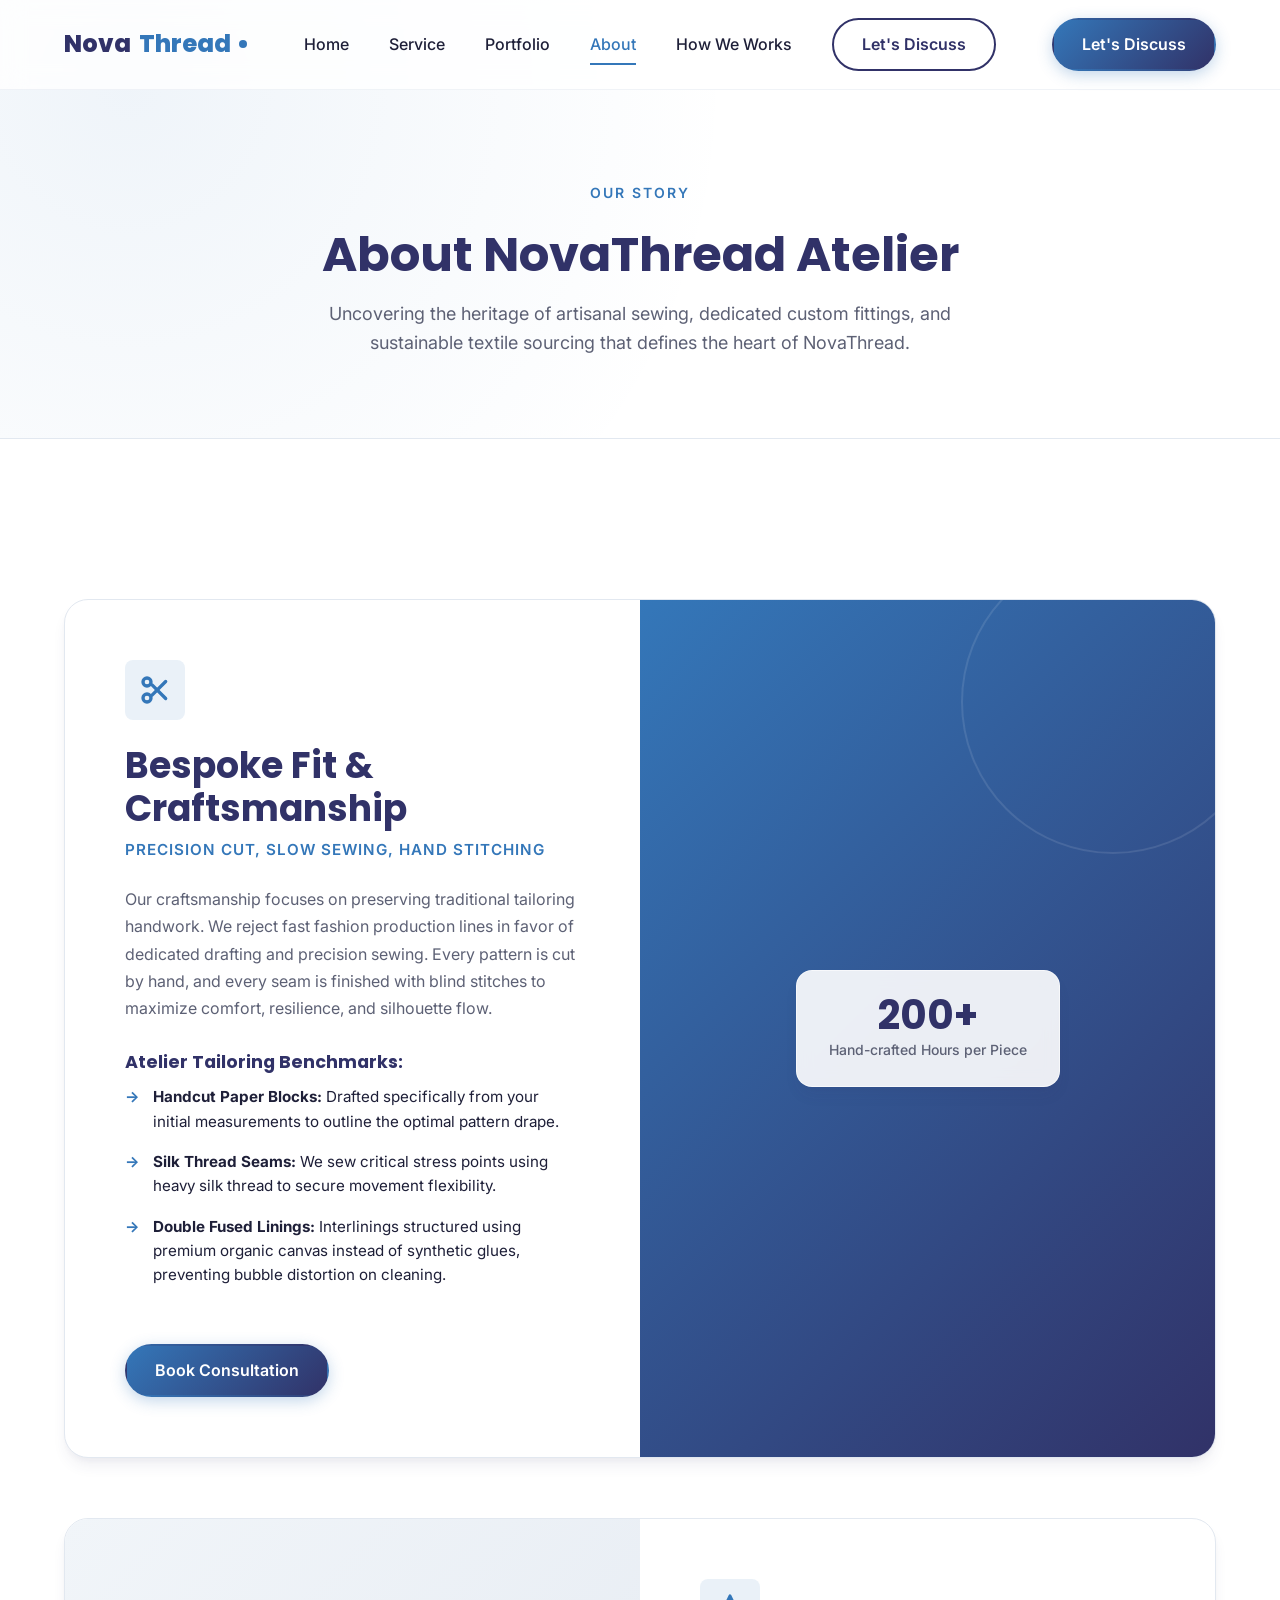
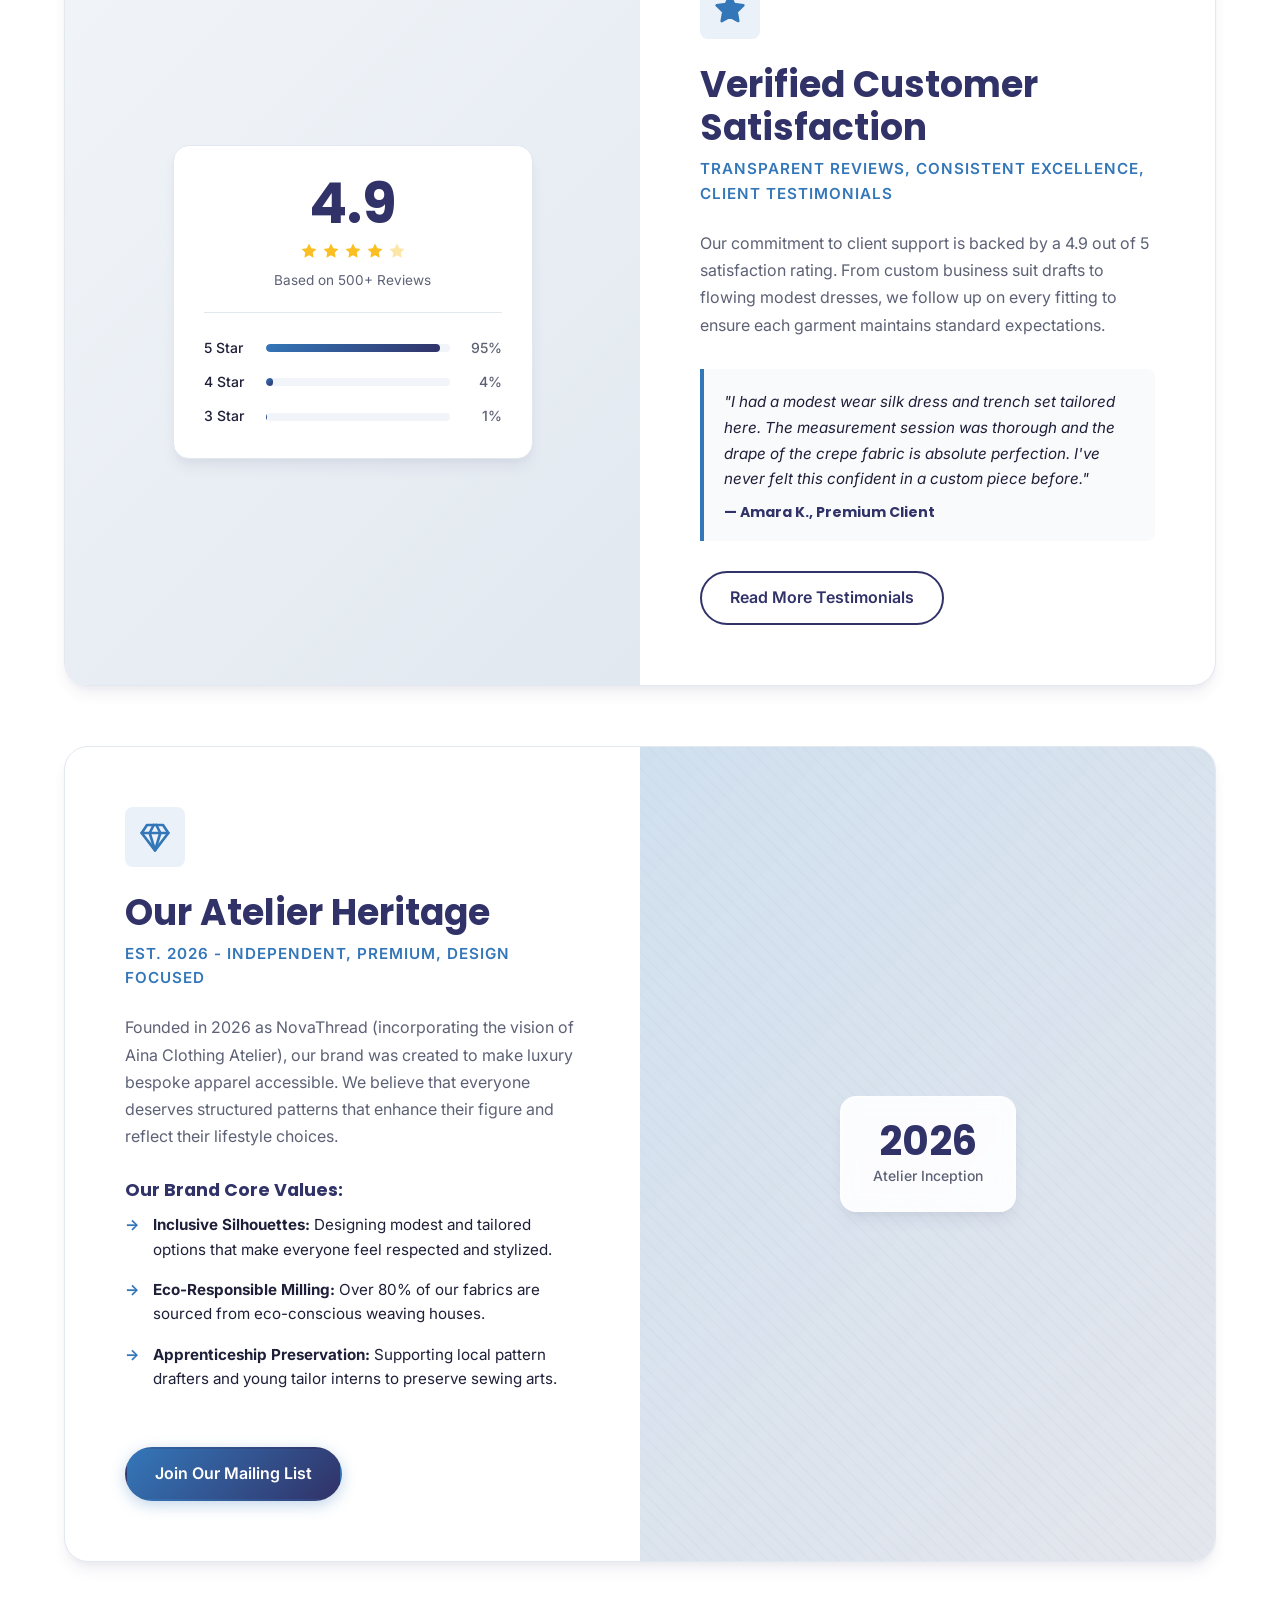
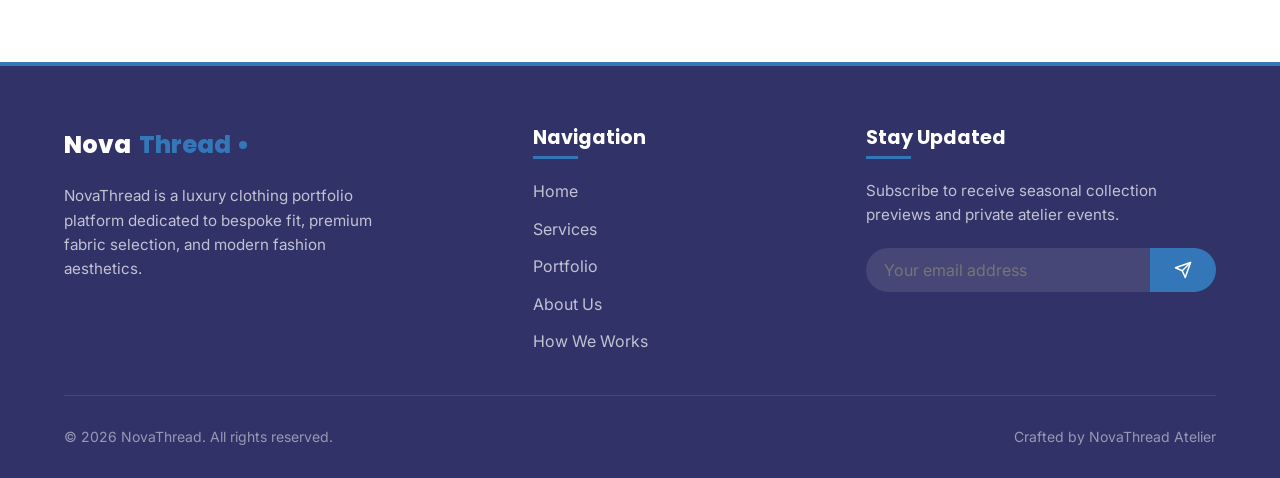
<file: Aina Zahid_Clothing Brand_FTB/NovaThread/about.html>
<!DOCTYPE html>
<html lang="en">
<head>
  <meta charset="UTF-8">
  <meta name="viewport" content="width=device-width, initial-scale=1.0">
  <meta name="description" content="About NovaThread Atelier. Learn about our bespoke craftsmanship standards, verified customer rating breakdown, and atelier history.">
  <title>About Us | NovaThread Bespoke Clothing Atelier</title>
  
  <!-- Google Fonts: Poppins (Headings) & Inter (Body Text) -->
  <link rel="preconnect" href="https://fonts.googleapis.com">
  <link rel="preconnect" href="https://fonts.gstatic.com" crossorigin>
  <link href="https://fonts.googleapis.com/css2?family=Inter:wght@300;400;500;600;700&family=Poppins:wght@400;500;600;700;800&display=swap" rel="stylesheet">
  
  <!-- Custom Stylesheet -->
  <link rel="stylesheet" href="css/style.css">
</head>
<body>

  <!-- --- Header / Navigation --- -->
  <header>
    <div class="container">
      <a href="index.html#home" class="logo">
        Nova<span>Thread</span><div class="logo-dot"></div>
      </a>
      
      <nav class="nav-menu">
        <a href="index.html#home" class="nav-link">Home</a>
        <a href="services.html" class="nav-link">Service</a>
        <a href="index.html#portfolio" class="nav-link">Portfolio</a>
        <a href="about.html" class="nav-link active">About</a>
        <a href="index.html#process" class="nav-link">How We Works</a>
        <a href="index.html#contact" class="btn btn-outline nav-cta-mobile">Let's Discuss</a>
      </nav>
      
      <div style="display: flex; align-items: center; gap: 20px;">
        <a href="index.html#contact" class="btn btn-primary nav-cta-desktop">Let's Discuss</a>
        <button class="hamburger" aria-label="Toggle menu" aria-expanded="false">
          <span></span>
          <span></span>
          <span></span>
        </button>
      </div>
    </div>
  </header>

  <!-- --- Inner Page Hero Banner --- -->
  <section class="inner-hero">
    <div class="container">
      <span class="section-tag">Our Story</span>
      <h1>About NovaThread Atelier</h1>
      <p>Uncovering the heritage of artisanal sewing, dedicated custom fittings, and sustainable textile sourcing that defines the heart of NovaThread.</p>
    </div>
  </section>

  <!-- --- About Sections --- -->
  <section class="section about-details-container">
    <div class="container">
      
      <!-- Section 1: Craftsmanship (Bespoke Fit) -->
      <div id="craft" class="detail-card">
        <div class="detail-card-grid">
          <div class="detail-card-content">
            <div class="detail-icon-wrapper">
              <svg xmlns="http://www.w3.org/2000/svg" viewBox="0 0 24 24" width="32" height="32" fill="none" stroke="currentColor" stroke-width="2.5" stroke-linecap="round" stroke-linejoin="round"><circle cx="6" cy="6" r="3"></circle><circle cx="6" cy="18" r="3"></circle><line x1="9.8" y1="8.2" x2="20" y2="18.4"></line><line x1="9.8" y1="15.8" x2="20" y2="5.6"></line></svg>
            </div>
            <h2>Bespoke Fit & Craftsmanship</h2>
            <span class="detail-subtitle">Precision cut, slow sewing, hand stitching</span>
            <p>Our craftsmanship focuses on preserving traditional tailoring handwork. We reject fast fashion production lines in favor of dedicated drafting and precision sewing. Every pattern is cut by hand, and every seam is finished with blind stitches to maximize comfort, resilience, and silhouette flow.</p>
            
            <h4 class="specs-title">Atelier Tailoring Benchmarks:</h4>
            <ul class="specs-list">
              <li><strong>Handcut Paper Blocks:</strong> Drafted specifically from your initial measurements to outline the optimal pattern drape.</li>
              <li><strong>Silk Thread Seams:</strong> We sew critical stress points using heavy silk thread to secure movement flexibility.</li>
              <li><strong>Double Fused Linings:</strong> Interlinings structured using premium organic canvas instead of synthetic glues, preventing bubble distortion on cleaning.</li>
            </ul>
            
            <a href="index.html#contact" class="btn btn-primary">Book Consultation</a>
          </div>
          
          <div class="detail-card-visual bg-pattern-1">
            <div class="visual-badge">
              <h3>200+</h3>
              <p>Hand-crafted Hours per Piece</p>
            </div>
          </div>
        </div>
      </div>

      <!-- Section 2: Rating (Satisfaction Breakdown) -->
      <div id="rating" class="detail-card card-reverse">
        <div class="detail-card-grid">
          <!-- Rating Breakdown Dashboard -->
          <div class="detail-card-visual dashboard-bg">
            <div class="rating-dashboard">
              <div class="rating-overall">
                <h2>4.9</h2>
                <div class="stars">
                  <svg xmlns="http://www.w3.org/2000/svg" viewBox="0 0 24 24" width="18" height="18" fill="currentColor"><polygon points="12 2 15.09 8.26 22 9.27 17 14.14 18.18 21.02 12 17.77 5.82 21.02 7 14.14 2 9.27 8.91 8.26 12 2"></polygon></svg>
                  <svg xmlns="http://www.w3.org/2000/svg" viewBox="0 0 24 24" width="18" height="18" fill="currentColor"><polygon points="12 2 15.09 8.26 22 9.27 17 14.14 18.18 21.02 12 17.77 5.82 21.02 7 14.14 2 9.27 8.91 8.26 12 2"></polygon></svg>
                  <svg xmlns="http://www.w3.org/2000/svg" viewBox="0 0 24 24" width="18" height="18" fill="currentColor"><polygon points="12 2 15.09 8.26 22 9.27 17 14.14 18.18 21.02 12 17.77 5.82 21.02 7 14.14 2 9.27 8.91 8.26 12 2"></polygon></svg>
                  <svg xmlns="http://www.w3.org/2000/svg" viewBox="0 0 24 24" width="18" height="18" fill="currentColor"><polygon points="12 2 15.09 8.26 22 9.27 17 14.14 18.18 21.02 12 17.77 5.82 21.02 7 14.14 2 9.27 8.91 8.26 12 2"></polygon></svg>
                  <svg xmlns="http://www.w3.org/2000/svg" viewBox="0 0 24 24" width="18" height="18" fill="currentColor" opacity="0.4"><polygon points="12 2 15.09 8.26 22 9.27 17 14.14 18.18 21.02 12 17.77 5.82 21.02 7 14.14 2 9.27 8.91 8.26 12 2"></polygon></svg>
                </div>
                <p>Based on 500+ Reviews</p>
              </div>
              <div class="rating-bars">
                <div class="bar-row">
                  <span>5 Star</span>
                  <div class="progress-bar-container"><div class="progress-bar-fill" style="width: 95%;"></div></div>
                  <span>95%</span>
                </div>
                <div class="bar-row">
                  <span>4 Star</span>
                  <div class="progress-bar-container"><div class="progress-bar-fill" style="width: 4%;"></div></div>
                  <span>4%</span>
                </div>
                <div class="bar-row">
                  <span>3 Star</span>
                  <div class="progress-bar-container"><div class="progress-bar-fill" style="width: 1%;"></div></div>
                  <span>1%</span>
                </div>
              </div>
            </div>
          </div>
          
          <div class="detail-card-content">
            <div class="detail-icon-wrapper">
              <svg xmlns="http://www.w3.org/2000/svg" viewBox="0 0 24 24" width="32" height="32" fill="currentColor" stroke="currentColor" stroke-width="2" stroke-linecap="round" stroke-linejoin="round"><polygon points="12 2 15.09 8.26 22 9.27 17 14.14 18.18 21.02 12 17.77 5.82 21.02 7 14.14 2 9.27 8.91 8.26 12 2"></polygon></svg>
            </div>
            <h2>Verified Customer Satisfaction</h2>
            <span class="detail-subtitle">Transparent reviews, consistent excellence, client testimonials</span>
            <p>Our commitment to client support is backed by a 4.9 out of 5 satisfaction rating. From custom business suit drafts to flowing modest dresses, we follow up on every fitting to ensure each garment maintains standard expectations.</p>
            
            <div class="testimonial-snippet">
              <p class="quote">"I had a modest wear silk dress and trench set tailored here. The measurement session was thorough and the drape of the crepe fabric is absolute perfection. I've never felt this confident in a custom piece before."</p>
              <h5 class="author">— Amara K., Premium Client</h5>
            </div>
            
            <a href="index.html#contact" class="btn btn-outline">Read More Testimonials</a>
          </div>
        </div>
      </div>

      <!-- Section 3: Heritage (Est. 2026) -->
      <div id="heritage" class="detail-card">
        <div class="detail-card-grid">
          <div class="detail-card-content">
            <div class="detail-icon-wrapper">
              <svg xmlns="http://www.w3.org/2000/svg" viewBox="0 0 24 24" width="32" height="32" fill="none" stroke="currentColor" stroke-width="2" stroke-linecap="round" stroke-linejoin="round"><path d="M6 3h12l4 6-10 13L2 9z"></path><path d="M11 3 8 9l4 13 4-13-3-6"></path><path d="M2 9h20"></path></svg>
            </div>
            <h2>Our Atelier Heritage</h2>
            <span class="detail-subtitle">Est. 2026 - Independent, premium, design focused</span>
            <p>Founded in 2026 as NovaThread (incorporating the vision of Aina Clothing Atelier), our brand was created to make luxury bespoke apparel accessible. We believe that everyone deserves structured patterns that enhance their figure and reflect their lifestyle choices.</p>
            
            <h4 class="specs-title">Our Brand Core Values:</h4>
            <ul class="specs-list">
              <li><strong>Inclusive Silhouettes:</strong> Designing modest and tailored options that make everyone feel respected and stylized.</li>
              <li><strong>Eco-Responsible Milling:</strong> Over 80% of our fabrics are sourced from eco-conscious weaving houses.</li>
              <li><strong>Apprenticeship Preservation:</strong> Supporting local pattern drafters and young tailor interns to preserve sewing arts.</li>
            </ul>
            
            <a href="index.html#contact" class="btn btn-primary">Join Our Mailing List</a>
          </div>
          
          <div class="detail-card-visual bg-pattern-3">
            <div class="visual-badge">
              <h3>2026</h3>
              <p>Atelier Inception</p>
            </div>
          </div>
        </div>
      </div>

    </div>
  </section>

  <!-- --- Footer --- -->
  <footer>
    <div class="container">
      <div class="footer-grid">
        <div class="footer-brand">
          <a href="index.html#home" class="logo" style="color: var(--white);">
            Nova<span>Thread</span><div class="logo-dot"></div>
          </a>
          <p>NovaThread is a luxury clothing portfolio platform dedicated to bespoke fit, premium fabric selection, and modern fashion aesthetics.</p>
        </div>
        
        <div class="footer-links">
          <h4>Navigation</h4>
          <div class="footer-menu">
            <a href="index.html#home">Home</a>
            <a href="services.html">Services</a>
            <a href="index.html#portfolio">Portfolio</a>
            <a href="about.html">About Us</a>
            <a href="index.html#process">How We Works</a>
          </div>
        </div>
        
        <div class="footer-newsletter">
          <h4>Stay Updated</h4>
          <p>Subscribe to receive seasonal collection previews and private atelier events.</p>
          <form class="newsletter-form">
            <input type="email" placeholder="Your email address" class="newsletter-input" required aria-label="Newsletter email">
            <button type="submit" class="newsletter-btn" aria-label="Subscribe">
              <svg xmlns="http://www.w3.org/2000/svg" viewBox="0 0 24 24" width="18" height="18" fill="none" stroke="currentColor" stroke-width="2" stroke-linecap="round" stroke-linejoin="round"><line x1="22" y1="2" x2="11" y2="13"></line><polygon points="22 2 15 22 11 13 2 9 22 2"></polygon></svg>
            </button>
          </form>
        </div>
      </div>
      
      <div class="footer-bottom">
        <p>&copy; 2026 NovaThread. All rights reserved.</p>
        <p>Crafted by NovaThread Atelier</p>
      </div>
    </div>
  </footer>

  <!-- Custom JavaScript -->
  <script src="js/script.js"></script>
</body>
</html>
</file>
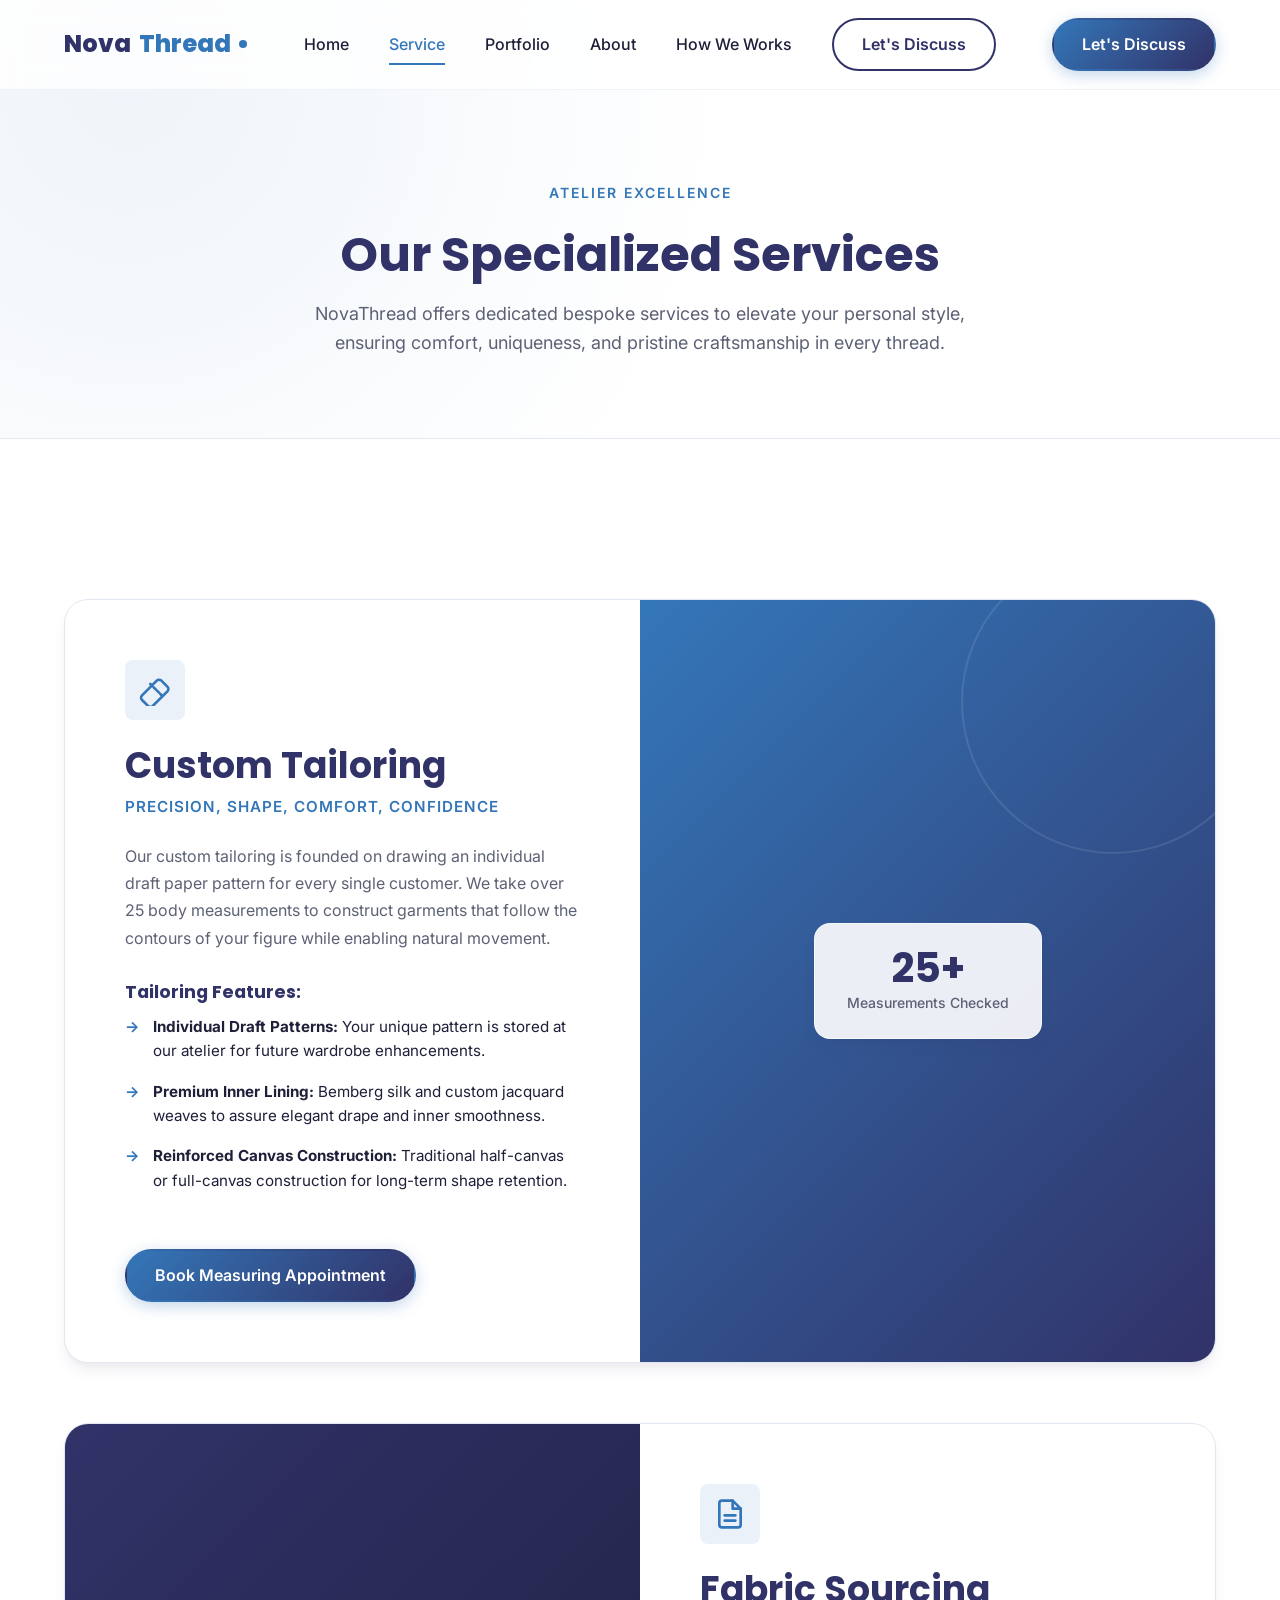
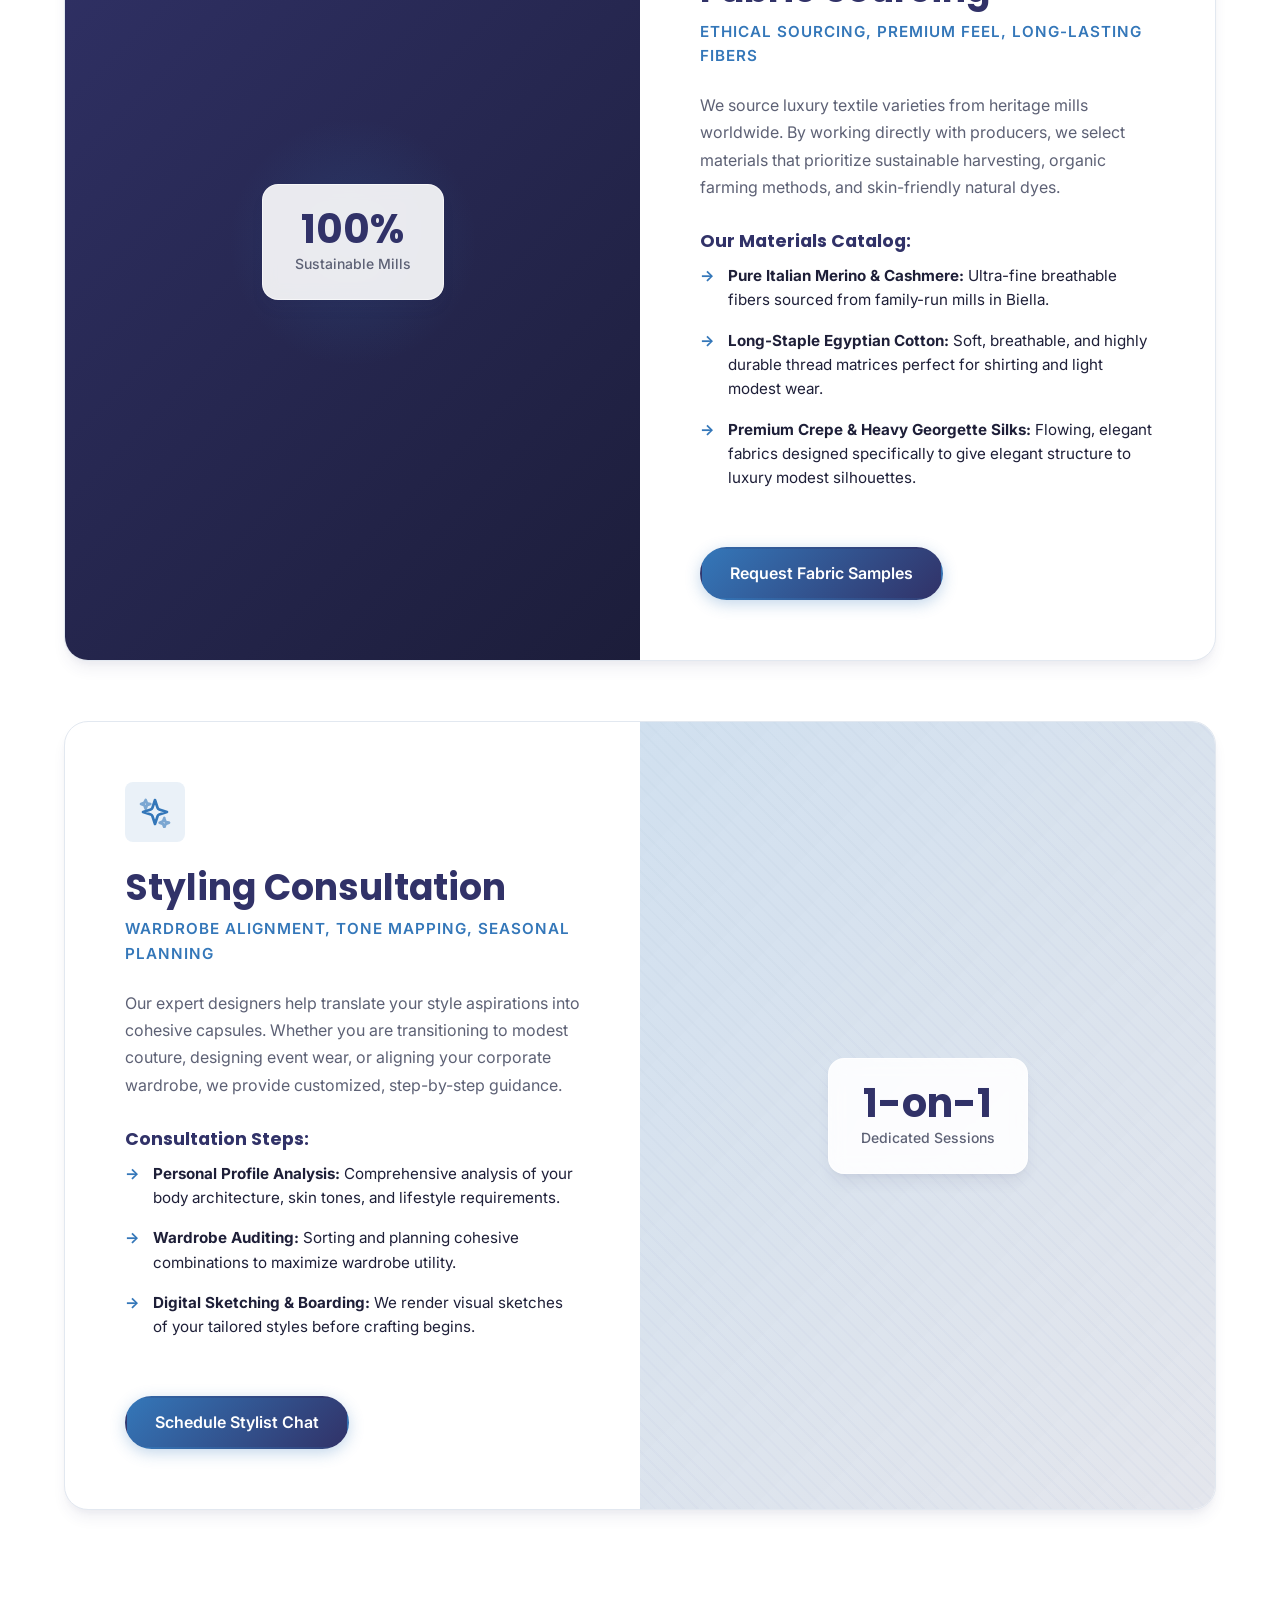
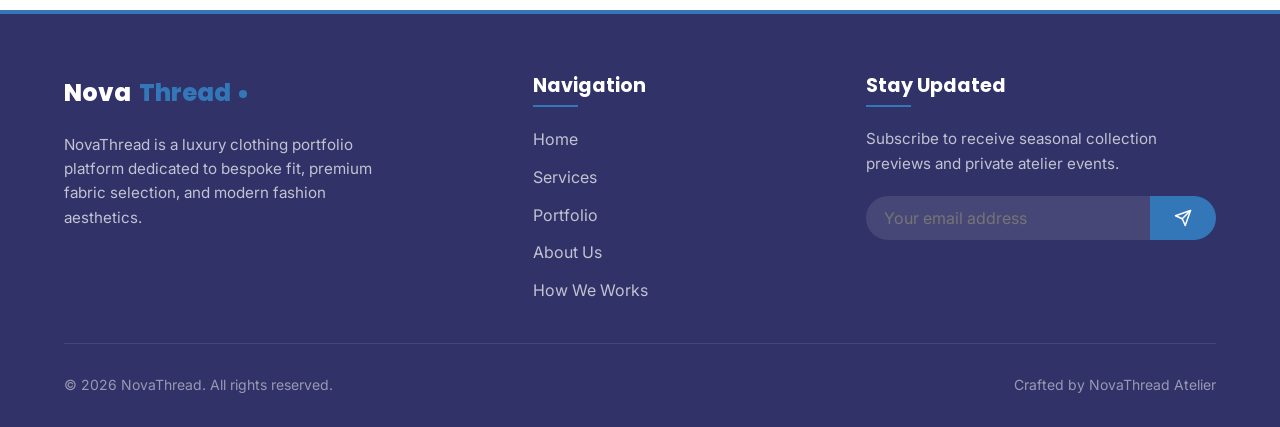
<file: Aina Zahid_Clothing Brand_FTB/NovaThread/services.html>
<!DOCTYPE html>
<html lang="en">
<head>
  <meta charset="UTF-8">
  <meta name="viewport" content="width=device-width, initial-scale=1.0">
  <meta name="description" content="NovaThread - Custom Tailoring, Fabric Sourcing, and Styling Consultation Services. Discover how we craft perfect apparel fit.">
  <title>Services | NovaThread Bespoke Clothing Atelier</title>
  
  <!-- Google Fonts: Poppins (Headings) & Inter (Body Text) -->
  <link rel="preconnect" href="https://fonts.googleapis.com">
  <link rel="preconnect" href="https://fonts.gstatic.com" crossorigin>
  <link href="https://fonts.googleapis.com/css2?family=Inter:wght@300;400;500;600;700&family=Poppins:wght@400;500;600;700;800&display=swap" rel="stylesheet">
  
  <!-- Custom Stylesheet -->
  <link rel="stylesheet" href="css/style.css">
</head>
<body>

  <!-- --- Header / Navigation --- -->
  <header>
    <div class="container">
      <a href="index.html#home" class="logo">
        Nova<span>Thread</span><div class="logo-dot"></div>
      </a>
      
      <nav class="nav-menu">
        <a href="index.html#home" class="nav-link">Home</a>
        <a href="services.html" class="nav-link active">Service</a>
        <a href="index.html#portfolio" class="nav-link">Portfolio</a>
        <a href="about.html" class="nav-link">About</a>
        <a href="index.html#process" class="nav-link">How We Works</a>
        <a href="index.html#contact" class="btn btn-outline nav-cta-mobile">Let's Discuss</a>
      </nav>
      
      <div style="display: flex; align-items: center; gap: 20px;">
        <a href="index.html#contact" class="btn btn-primary nav-cta-desktop">Let's Discuss</a>
        <button class="hamburger" aria-label="Toggle menu" aria-expanded="false">
          <span></span>
          <span></span>
          <span></span>
        </button>
      </div>
    </div>
  </header>

  <!-- --- Inner Page Hero Banner --- -->
  <section class="inner-hero">
    <div class="container">
      <span class="section-tag">Atelier Excellence</span>
      <h1>Our Specialized Services</h1>
      <p>NovaThread offers dedicated bespoke services to elevate your personal style, ensuring comfort, uniqueness, and pristine craftsmanship in every thread.</p>
    </div>
  </section>

  <!-- --- Service Details Section --- -->
  <section class="section service-details-container">
    <div class="container">
      
      <!-- Custom Tailoring Detail Card -->
      <div id="tailoring" class="detail-card">
        <div class="detail-card-grid">
          <div class="detail-card-content">
            <div class="detail-icon-wrapper">
              <svg xmlns="http://www.w3.org/2000/svg" viewBox="0 0 24 24" width="32" height="32" fill="none" stroke="currentColor" stroke-width="2" stroke-linecap="round" stroke-linejoin="round"><path d="M21.3 9.5a2.5 2.5 0 0 1 0 3.5l-11 11a2.5 2.5 0 0 1-3.5 0l-4.5-4.5a2.5 2.5 0 0 1 0-3.5l11-11a2.5 2.5 0 0 1 3.5 0l4.5 4.5z"></path><path d="M8.5 7.5 10 9"></path><path d="m11 10 1.5 1.5"></path><path d="m13.5 12.5 1.5 1.5"></path><path d="m16 15 1.5 1.5"></path></svg>
            </div>
            <h2>Custom Tailoring</h2>
            <span class="detail-subtitle">Precision, Shape, Comfort, Confidence</span>
            <p>Our custom tailoring is founded on drawing an individual draft paper pattern for every single customer. We take over 25 body measurements to construct garments that follow the contours of your figure while enabling natural movement.</p>
            
            <h4 class="specs-title">Tailoring Features:</h4>
            <ul class="specs-list">
              <li><strong>Individual Draft Patterns:</strong> Your unique pattern is stored at our atelier for future wardrobe enhancements.</li>
              <li><strong>Premium Inner Lining:</strong> Bemberg silk and custom jacquard weaves to assure elegant drape and inner smoothness.</li>
              <li><strong>Reinforced Canvas Construction:</strong> Traditional half-canvas or full-canvas construction for long-term shape retention.</li>
            </ul>
            
            <a href="index.html#contact" class="btn btn-primary">Book Measuring Appointment</a>
          </div>
          
          <div class="detail-card-visual bg-pattern-1">
            <div class="visual-badge">
              <h3>25+</h3>
              <p>Measurements Checked</p>
            </div>
          </div>
        </div>
      </div>

      <!-- Fabric Sourcing Detail Card -->
      <div id="sourcing" class="detail-card card-reverse">
        <div class="detail-card-grid">
          <div class="detail-card-visual bg-pattern-2">
            <div class="visual-badge">
              <h3>100%</h3>
              <p>Sustainable Mills</p>
            </div>
          </div>
          
          <div class="detail-card-content">
            <div class="detail-icon-wrapper">
              <svg xmlns="http://www.w3.org/2000/svg" viewBox="0 0 24 24" width="32" height="32" fill="none" stroke="currentColor" stroke-width="2" stroke-linecap="round" stroke-linejoin="round"><path d="M14 2H6a2 2 0 0 0-2 2v16a2 2 0 0 0 2 2h12a2 2 0 0 0 2-2V8z"></path><path d="M14 2v6h6"></path><path d="M8 13h8"></path><path d="M8 17h8"></path></svg>
            </div>
            <h2>Fabric Sourcing</h2>
            <span class="detail-subtitle">Ethical Sourcing, Premium Feel, Long-lasting Fibers</span>
            <p>We source luxury textile varieties from heritage mills worldwide. By working directly with producers, we select materials that prioritize sustainable harvesting, organic farming methods, and skin-friendly natural dyes.</p>
            
            <h4 class="specs-title">Our Materials Catalog:</h4>
            <ul class="specs-list">
              <li><strong>Pure Italian Merino & Cashmere:</strong> Ultra-fine breathable fibers sourced from family-run mills in Biella.</li>
              <li><strong>Long-Staple Egyptian Cotton:</strong> Soft, breathable, and highly durable thread matrices perfect for shirting and light modest wear.</li>
              <li><strong>Premium Crepe & Heavy Georgette Silks:</strong> Flowing, elegant fabrics designed specifically to give elegant structure to luxury modest silhouettes.</li>
            </ul>
            
            <a href="index.html#contact" class="btn btn-primary">Request Fabric Samples</a>
          </div>
        </div>
      </div>

      <!-- Styling Consultation Detail Card -->
      <div id="styling" class="detail-card">
        <div class="detail-card-grid">
          <div class="detail-card-content">
            <div class="detail-icon-wrapper">
              <svg xmlns="http://www.w3.org/2000/svg" viewBox="0 0 24 24" width="32" height="32" fill="none" stroke="currentColor" stroke-width="2" stroke-linecap="round" stroke-linejoin="round"><path d="m12 3-1.912 5.813a2 2 0 0 1-1.275 1.275L3 12l5.813 1.912a2 2 0 0 1 1.275 1.275L12 21l1.912-5.813a2 2 0 0 1 1.275-1.275L21 12l-5.813-1.912a2 2 0 0 1-1.275-1.275L12 3Z"></path><path d="m5 3 1 2.5L8.5 6 6 7 5 9.5 4 7 1.5 6 4 5 5 3Z" opacity="0.6"></path><path d="m19 17 1 2.5 2.5.5-2.5 1-1 2.5-1-2.5-2.5-1 2.5-1 1-2.5Z" opacity="0.6"></path></svg>
            </div>
            <h2>Styling Consultation</h2>
            <span class="detail-subtitle">Wardrobe Alignment, Tone Mapping, Seasonal Planning</span>
            <p>Our expert designers help translate your style aspirations into cohesive capsules. Whether you are transitioning to modest couture, designing event wear, or aligning your corporate wardrobe, we provide customized, step-by-step guidance.</p>
            
            <h4 class="specs-title">Consultation Steps:</h4>
            <ul class="specs-list">
              <li><strong>Personal Profile Analysis:</strong> Comprehensive analysis of your body architecture, skin tones, and lifestyle requirements.</li>
              <li><strong>Wardrobe Auditing:</strong> Sorting and planning cohesive combinations to maximize wardrobe utility.</li>
              <li><strong>Digital Sketching & Boarding:</strong> We render visual sketches of your tailored styles before crafting begins.</li>
            </ul>
            
            <a href="index.html#contact" class="btn btn-primary">Schedule Stylist Chat</a>
          </div>
          
          <div class="detail-card-visual bg-pattern-3">
            <div class="visual-badge">
              <h3>1-on-1</h3>
              <p>Dedicated Sessions</p>
            </div>
          </div>
        </div>
      </div>

    </div>
  </section>

  <!-- --- Footer --- -->
  <footer>
    <div class="container">
      <div class="footer-grid">
        <div class="footer-brand">
          <a href="index.html#home" class="logo" style="color: var(--white);">
            Nova<span>Thread</span><div class="logo-dot"></div>
          </a>
          <p>NovaThread is a luxury clothing portfolio platform dedicated to bespoke fit, premium fabric selection, and modern fashion aesthetics.</p>
        </div>
        
        <div class="footer-links">
          <h4>Navigation</h4>
          <div class="footer-menu">
            <a href="index.html#home">Home</a>
            <a href="services.html">Services</a>
            <a href="index.html#portfolio">Portfolio</a>
            <a href="about.html">About Us</a>
            <a href="index.html#process">How We Works</a>
          </div>
        </div>
        
        <div class="footer-newsletter">
          <h4>Stay Updated</h4>
          <p>Subscribe to receive seasonal collection previews and private atelier events.</p>
          <form class="newsletter-form">
            <input type="email" placeholder="Your email address" class="newsletter-input" required aria-label="Newsletter email">
            <button type="submit" class="newsletter-btn" aria-label="Subscribe">
              <svg xmlns="http://www.w3.org/2000/svg" viewBox="0 0 24 24" width="18" height="18" fill="none" stroke="currentColor" stroke-width="2" stroke-linecap="round" stroke-linejoin="round"><line x1="22" y1="2" x2="11" y2="13"></line><polygon points="22 2 15 22 11 13 2 9 22 2"></polygon></svg>
            </button>
          </form>
        </div>
      </div>
      
      <div class="footer-bottom">
        <p>&copy; 2026 NovaThread. All rights reserved.</p>
        <p>Crafted by NovaThread Atelier</p>
      </div>
    </div>
  </footer>

  <!-- Custom JavaScript -->
  <script src="js/script.js"></script>
</body>
</html>
</file>
<file: Aina Zahid_Clothing Brand_FTB/NovaThread/css/style.css>
/* NovaThread Portfolio Website Stylesheet */

/* --- Custom Variables & Reset --- */
:root {
  --navy: #313268;
  --azure: #3477b9;
  --white: #ffffff;
  --navy-rgb: 49, 50, 104;
  --azure-rgb: 52, 119, 185;
  --light-bg: #f8fafc;
  --card-bg: #ffffff;
  --text-dark: #1e1f38;
  --text-light: #5d6175;
  --border-color: #e2e8f0;
  
  --gradient-primary: linear-gradient(135deg, var(--azure) 0%, var(--navy) 100%);
  --gradient-light: linear-gradient(135deg, rgba(52, 119, 185, 0.1) 0%, rgba(49, 50, 104, 0.05) 100%);
  --shadow-sm: 0 4px 6px -1px rgba(49, 50, 104, 0.05), 0 2px 4px -1px rgba(49, 50, 104, 0.03);
  --shadow-md: 0 10px 15px -3px rgba(49, 50, 104, 0.08), 0 4px 6px -2px rgba(49, 50, 104, 0.04);
  --shadow-lg: 0 20px 25px -5px rgba(49, 50, 104, 0.1), 0 10px 10px -5px rgba(49, 50, 104, 0.04);
  
  --transition-fast: all 0.2s cubic-bezier(0.4, 0, 0.2, 1);
  --transition-normal: all 0.4s cubic-bezier(0.4, 0, 0.2, 1);
  --radius-sm: 8px;
  --radius-md: 16px;
  --radius-lg: 24px;
}

* {
  margin: 0;
  padding: 0;
  box-sizing: border-box;
}

html {
  scroll-behavior: smooth;
  font-size: 16px;
}

body {
  font-family: 'Inter', sans-serif;
  background-color: var(--white);
  color: var(--text-dark);
  line-height: 1.6;
  overflow-x: hidden;
}

h1, h2, h3, h4, h5, h6 {
  font-family: 'Poppins', sans-serif;
  color: var(--navy);
  font-weight: 700;
  line-height: 1.2;
}

a {
  text-decoration: none;
  color: inherit;
  transition: var(--transition-fast);
}

img {
  max-width: 100%;
  height: auto;
  display: block;
}

input, textarea, button {
  font-family: inherit;
  font-size: inherit;
  outline: none;
}

ul {
  list-style: none;
}

.container {
  width: 100%;
  max-width: 1200px;
  margin: 0 auto;
  padding: 0 24px;
}

.section {
  padding: 100px 0;
}

.section-header {
  text-align: center;
  margin-bottom: 60px;
}

.section-tag {
  font-size: 0.875rem;
  text-transform: uppercase;
  letter-spacing: 2px;
  color: var(--azure);
  font-weight: 600;
  margin-bottom: 12px;
  display: inline-block;
}

.section-title {
  font-size: 2.5rem;
  color: var(--navy);
  position: relative;
  display: inline-block;
  padding-bottom: 15px;
}

.section-title::after {
  content: '';
  position: absolute;
  bottom: 0;
  left: 50%;
  transform: translateX(-50%);
  width: 60px;
  height: 4px;
  background: var(--gradient-primary);
  border-radius: 2px;
}

/* --- Header / Navigation --- */
header {
  position: fixed;
  top: 0;
  left: 0;
  width: 100%;
  height: 90px;
  z-index: 1000;
  display: flex;
  align-items: center;
  transition: var(--transition-normal);
  background: rgba(255, 255, 255, 0.8);
  backdrop-filter: blur(12px);
  -webkit-backdrop-filter: blur(12px);
  border-bottom: 1px solid rgba(226, 232, 240, 0.5);
}

header.scrolled {
  height: 75px;
  background: rgba(255, 255, 255, 0.95);
  box-shadow: var(--shadow-sm);
}

header .container {
  display: flex;
  justify-content: space-between;
  align-items: center;
}

.logo {
  font-family: 'Poppins', sans-serif;
  font-size: 1.5rem;
  font-weight: 800;
  color: var(--navy);
  display: flex;
  align-items: center;
  gap: 8px;
}

.logo span {
  color: var(--azure);
}

.logo-dot {
  width: 8px;
  height: 8px;
  background-color: var(--azure);
  border-radius: 50%;
  display: inline-block;
}

.nav-menu {
  display: flex;
  align-items: center;
  gap: 40px;
}

.nav-link {
  font-weight: 500;
  color: var(--text-dark);
  position: relative;
  padding: 8px 0;
}

.nav-link::after {
  content: '';
  position: absolute;
  bottom: 0;
  left: 0;
  width: 0;
  height: 2px;
  background-color: var(--azure);
  transition: var(--transition-fast);
}

.nav-link:hover {
  color: var(--azure);
}

.nav-link:hover::after,
.nav-link.active::after {
  width: 100%;
}

.nav-link.active {
  color: var(--azure);
}

.btn {
  display: inline-flex;
  align-items: center;
  justify-content: center;
  padding: 12px 28px;
  border-radius: 50px;
  font-weight: 600;
  cursor: pointer;
  transition: var(--transition-normal);
  border: 2px solid transparent;
}

.btn-primary {
  background: var(--gradient-primary);
  color: var(--white);
  box-shadow: 0 4px 15px rgba(52, 119, 185, 0.3);
}

.btn-primary:hover {
  transform: translateY(-2px);
  box-shadow: 0 6px 20px rgba(52, 119, 185, 0.4);
}

.btn-outline {
  border-color: var(--navy);
  color: var(--navy);
  background: transparent;
}

.btn-outline:hover {
  background-color: var(--navy);
  color: var(--white);
  transform: translateY(-2px);
}

.hamburger {
  display: none;
  cursor: pointer;
  background: none;
  border: none;
  z-index: 1001;
}

.hamburger span {
  display: block;
  width: 25px;
  height: 3px;
  background-color: var(--navy);
  margin: 5px 0;
  transition: var(--transition-fast);
  border-radius: 3px;
}

/* --- Hero Section --- */
.hero {
  padding-top: 150px;
  background: radial-gradient(circle at 80% 20%, rgba(52, 119, 185, 0.08) 0%, rgba(255, 255, 255, 0) 50%);
  min-height: 90vh;
  display: flex;
  align-items: center;
  position: relative;
  overflow: hidden;
}

.hero-grid {
  display: grid;
  grid-template-columns: 1.1fr 0.9fr;
  gap: 60px;
  align-items: center;
}

.hero-sub {
  font-size: 1.125rem;
  font-weight: 600;
  color: var(--azure);
  margin-bottom: 16px;
  display: flex;
  align-items: center;
  gap: 10px;
}

.hero-sub::before {
  content: '';
  width: 24px;
  height: 2px;
  background-color: var(--azure);
}

.hero-title {
  font-size: 3.5rem;
  line-height: 1.15;
  margin-bottom: 24px;
}

.hero-title span {
  color: var(--azure);
  position: relative;
}

.hero-desc {
  font-size: 1.125rem;
  color: var(--text-light);
  margin-bottom: 40px;
  max-width: 540px;
}

.hero-btns {
  display: flex;
  gap: 20px;
  margin-bottom: 40px;
}

.hero-stats {
  display: flex;
  gap: 40px;
  border-top: 1px solid var(--border-color);
  padding-top: 30px;
}

.stat-item h3 {
  font-size: 2rem;
  color: var(--navy);
  font-weight: 800;
}

.stat-item p {
  font-size: 0.875rem;
  color: var(--text-light);
}

/* Hero Right Column: Image and Decorative shapes */
.hero-image-wrapper {
  position: relative;
  display: flex;
  justify-content: center;
  align-items: center;
}

.hero-shapes {
  position: absolute;
  top: 50%;
  left: 50%;
  transform: translate(-50%, -50%);
  width: 100%;
  height: 100%;
  z-index: 1;
}

.shape-blob {
  position: absolute;
  border-radius: 50%;
  filter: blur(40px);
  opacity: 0.15;
}

.shape-blob-1 {
  width: 300px;
  height: 300px;
  background-color: var(--azure);
  top: 10%;
  right: -10%;
}

.shape-blob-2 {
  width: 250px;
  height: 250px;
  background-color: var(--navy);
  bottom: 10%;
  left: -10%;
}

.shape-dots {
  position: absolute;
  width: 100px;
  height: 100px;
  background-image: radial-gradient(var(--azure) 2px, transparent 2px);
  background-size: 15px 15px;
  bottom: 20px;
  left: -20px;
  opacity: 0.4;
  z-index: 2;
}

.hero-image-container {
  position: relative;
  width: 100%;
  max-width: 450px;
  aspect-ratio: 4/5;
  border-radius: var(--radius-lg);
  overflow: hidden;
  z-index: 3;
  box-shadow: var(--shadow-lg);
  border: 8px solid var(--white);
  background-color: var(--light-bg);
}

.hero-image-container img {
  width: 100%;
  height: 100%;
  object-fit: cover;
  transition: var(--transition-normal);
}

.hero-image-container:hover img {
  transform: scale(1.05);
}

/* Floating Badges */
.floating-badge {
  position: absolute;
  background: rgba(255, 255, 255, 0.85);
  backdrop-filter: blur(10px);
  -webkit-backdrop-filter: blur(10px);
  padding: 16px 20px;
  border-radius: var(--radius-md);
  box-shadow: var(--shadow-md);
  z-index: 5;
  display: flex;
  align-items: center;
  gap: 12px;
  border: 1px solid rgba(255, 255, 255, 0.5);
  animation: float 6s ease-in-out infinite;
}

.badge-icon {
  width: 40px;
  height: 40px;
  background: var(--gradient-primary);
  border-radius: 50%;
  display: flex;
  align-items: center;
  justify-content: center;
  color: var(--white);
  font-size: 1.2rem;
  box-shadow: 0 4px 10px rgba(52, 119, 185, 0.2);
}

.badge-info h4 {
  font-size: 1.1rem;
  font-weight: 700;
  color: var(--navy);
  line-height: 1.1;
}

.badge-info p {
  font-size: 0.75rem;
  color: var(--text-light);
  font-weight: 500;
}

.badge-1 {
  top: 15%;
  left: -15%;
  animation-delay: 0s;
}

.badge-2 {
  bottom: 20%;
  right: -15%;
  animation-delay: 2s;
}

.badge-3 {
  bottom: -5%;
  left: 10%;
  animation-delay: 4s;
}

@keyframes float {
  0% { transform: translateY(0px); }
  50% { transform: translateY(-10px); }
  100% { transform: translateY(0px); }
}

/* --- Services Section --- */
.services {
  background-color: var(--light-bg);
  position: relative;
}

.services-grid {
  display: grid;
  grid-template-columns: repeat(3, 1fr);
  gap: 30px;
}

.service-card {
  background-color: var(--card-bg);
  border-radius: var(--radius-md);
  padding: 40px 30px;
  box-shadow: var(--shadow-sm);
  transition: var(--transition-normal);
  border: 1px solid var(--border-color);
  position: relative;
  overflow: hidden;
  z-index: 1;
}

.service-card::before {
  content: '';
  position: absolute;
  top: 0;
  left: 0;
  width: 100%;
  height: 4px;
  background: var(--gradient-primary);
  transform: scaleX(0);
  transform-origin: left;
  transition: var(--transition-normal);
}

.service-card:hover {
  transform: translateY(-10px);
  box-shadow: var(--shadow-lg);
  border-color: transparent;
}

.service-card:hover::before {
  transform: scaleX(1);
}

.service-icon {
  width: 60px;
  height: 60px;
  border-radius: var(--radius-sm);
  background-color: rgba(52, 119, 185, 0.1);
  color: var(--azure);
  display: flex;
  align-items: center;
  justify-content: center;
  font-size: 1.5rem;
  margin-bottom: 24px;
  transition: var(--transition-normal);
}

.service-card:hover .service-icon {
  background: var(--gradient-primary);
  color: var(--white);
  box-shadow: 0 4px 12px rgba(52, 119, 185, 0.3);
}

.service-card h3 {
  font-size: 1.35rem;
  margin-bottom: 16px;
  transition: var(--transition-fast);
}

.service-card p {
  color: var(--text-light);
  font-size: 0.95rem;
}

/* --- Portfolio Section --- */
.portfolio-filters {
  display: flex;
  justify-content: center;
  gap: 15px;
  margin-bottom: 45px;
  flex-wrap: wrap;
}

.filter-btn {
  background: transparent;
  border: 1px solid var(--border-color);
  color: var(--text-light);
  padding: 10px 24px;
  border-radius: 30px;
  cursor: pointer;
  font-weight: 600;
  transition: var(--transition-fast);
}

.filter-btn:hover,
.filter-btn.active {
  background-color: var(--navy);
  color: var(--white);
  border-color: var(--navy);
  box-shadow: var(--shadow-sm);
}

.portfolio-grid {
  display: grid;
  grid-template-columns: repeat(3, 1fr);
  gap: 30px;
  transition: var(--transition-normal);
}

.portfolio-item {
  position: relative;
  border-radius: var(--radius-md);
  overflow: hidden;
  aspect-ratio: 4/5;
  box-shadow: var(--shadow-sm);
  border: 6px solid var(--white);
  background-color: var(--light-bg);
  transition: var(--transition-normal);
}

.portfolio-item.hide {
  display: none;
}

.portfolio-item img {
  width: 100%;
  height: 100%;
  object-fit: cover;
  transition: var(--transition-normal);
}

.portfolio-overlay {
  position: absolute;
  top: 0;
  left: 0;
  width: 100%;
  height: 100%;
  background: linear-gradient(to top, rgba(49, 50, 104, 0.9) 0%, rgba(52, 119, 185, 0.4) 100%);
  display: flex;
  flex-direction: column;
  justify-content: flex-end;
  padding: 30px;
  opacity: 0;
  transition: var(--transition-normal);
  z-index: 2;
}

.portfolio-item:hover img {
  transform: scale(1.1);
}

.portfolio-item:hover .portfolio-overlay {
  opacity: 1;
}

.portfolio-category {
  font-size: 0.8rem;
  text-transform: uppercase;
  letter-spacing: 2px;
  color: var(--azure);
  font-weight: 700;
  margin-bottom: 8px;
}

.portfolio-title {
  color: var(--white);
  font-size: 1.5rem;
  font-weight: 700;
  margin-bottom: 12px;
}

.portfolio-link {
  color: var(--white);
  font-size: 0.875rem;
  font-weight: 600;
  display: inline-flex;
  align-items: center;
  gap: 8px;
  border-bottom: 1.5px solid var(--white);
  padding-bottom: 2px;
  align-self: flex-start;
}

.portfolio-link:hover {
  color: var(--azure);
  border-color: var(--azure);
}

/* --- How We Works Section --- */
.process {
  background-color: var(--light-bg);
  position: relative;
}

.process-grid {
  display: grid;
  grid-template-columns: repeat(4, 1fr);
  gap: 30px;
  position: relative;
}

.process-grid::before {
  content: '';
  position: absolute;
  top: 40px;
  left: 10%;
  width: 80%;
  height: 2px;
  background-color: var(--border-color);
  z-index: 1;
}

.process-step {
  display: flex;
  flex-direction: column;
  align-items: center;
  text-align: center;
  position: relative;
  z-index: 2;
}

.step-number {
  width: 80px;
  height: 80px;
  border-radius: 50%;
  background-color: var(--white);
  border: 4px solid var(--border-color);
  color: var(--navy);
  font-family: 'Poppins', sans-serif;
  font-size: 1.75rem;
  font-weight: 800;
  display: flex;
  align-items: center;
  justify-content: center;
  margin-bottom: 24px;
  box-shadow: var(--shadow-sm);
  transition: var(--transition-normal);
}

.process-step:hover .step-number {
  border-color: var(--azure);
  color: var(--white);
  background: var(--gradient-primary);
  transform: scale(1.1);
  box-shadow: 0 8px 20px rgba(52, 119, 185, 0.3);
}

.process-step h3 {
  font-size: 1.25rem;
  margin-bottom: 12px;
}

.process-step p {
  color: var(--text-light);
  font-size: 0.9rem;
  max-width: 220px;
}

/* --- Contact Section --- */
.contact-grid {
  display: grid;
  grid-template-columns: 0.9fr 1.1fr;
  gap: 60px;
}

.contact-info {
  display: flex;
  flex-direction: column;
  justify-content: space-between;
}

.contact-intro h3 {
  font-size: 2rem;
  margin-bottom: 16px;
}

.contact-intro p {
  color: var(--text-light);
  margin-bottom: 30px;
}

.contact-details {
  display: flex;
  flex-direction: column;
  gap: 24px;
  margin-bottom: 40px;
}

.contact-detail-item {
  display: flex;
  gap: 20px;
  align-items: flex-start;
}

.contact-detail-icon {
  width: 50px;
  height: 50px;
  border-radius: var(--radius-sm);
  background-color: rgba(52, 119, 185, 0.1);
  color: var(--azure);
  display: flex;
  align-items: center;
  justify-content: center;
  font-size: 1.25rem;
  flex-shrink: 0;
}

.contact-detail-content h4 {
  font-size: 1.1rem;
  margin-bottom: 4px;
}

.contact-detail-content p {
  color: var(--text-light);
  font-size: 0.95rem;
}

.social-links {
  display: flex;
  gap: 15px;
}

.social-btn {
  width: 45px;
  height: 45px;
  border-radius: 50%;
  background-color: var(--light-bg);
  color: var(--navy);
  display: flex;
  align-items: center;
  justify-content: center;
  font-size: 1.1rem;
  border: 1px solid var(--border-color);
  transition: var(--transition-fast);
}

.social-btn:hover {
  background: var(--gradient-primary);
  color: var(--white);
  border-color: transparent;
  transform: translateY(-3px);
  box-shadow: 0 4px 10px rgba(52, 119, 185, 0.2);
}

/* Contact Form */
.contact-form-container {
  background-color: var(--light-bg);
  border-radius: var(--radius-lg);
  padding: 40px;
  border: 1px solid var(--border-color);
  box-shadow: var(--shadow-sm);
}

.form-group {
  margin-bottom: 24px;
  position: relative;
}

.form-input {
  width: 100%;
  background: var(--white);
  border: 1.5px solid var(--border-color);
  border-radius: var(--radius-sm);
  padding: 16px 20px;
  color: var(--text-dark);
  transition: var(--transition-fast);
}

.form-input:focus {
  border-color: var(--azure);
  box-shadow: 0 0 0 4px rgba(52, 119, 185, 0.1);
}

textarea.form-input {
  resize: vertical;
  min-height: 150px;
}

.form-label {
  position: absolute;
  left: 20px;
  top: 16px;
  color: var(--text-light);
  pointer-events: none;
  transition: var(--transition-fast);
}

/* Floating label logic via class added by JS */
.form-group.focused .form-label,
.form-group.filled .form-label {
  top: -10px;
  left: 15px;
  font-size: 0.75rem;
  background-color: var(--azure);
  color: var(--white);
  padding: 2px 8px;
  border-radius: 4px;
  font-weight: 600;
}

.form-status {
  margin-top: 15px;
  font-size: 0.95rem;
  display: none;
  font-weight: 500;
  text-align: center;
}

.form-status.success {
  display: block;
  color: #10b981;
}

.form-status.error {
  display: block;
  color: #ef4444;
}

/* --- Footer --- */
footer {
  background-color: var(--navy);
  color: var(--white);
  padding: 60px 0 30px;
  border-top: 4px solid var(--azure);
}

.footer-grid {
  display: grid;
  grid-template-columns: 1.2fr 0.8fr 1fr;
  gap: 60px;
  margin-bottom: 40px;
}

.footer-brand .logo {
  color: var(--white);
  margin-bottom: 20px;
}

.footer-brand p {
  color: rgba(255, 255, 255, 0.7);
  max-width: 320px;
  font-size: 0.95rem;
}

.footer-links h4,
.footer-newsletter h4 {
  color: var(--white);
  font-size: 1.2rem;
  margin-bottom: 20px;
  position: relative;
  padding-bottom: 10px;
}

.footer-links h4::after,
.footer-newsletter h4::after {
  content: '';
  position: absolute;
  bottom: 0;
  left: 0;
  width: 45px;
  height: 2.5px;
  background-color: var(--azure);
}

.footer-menu {
  display: flex;
  flex-direction: column;
  gap: 12px;
}

.footer-menu a {
  color: rgba(255, 255, 255, 0.7);
}

.footer-menu a:hover {
  color: var(--azure);
  transform: translateX(5px);
}

.footer-newsletter p {
  color: rgba(255, 255, 255, 0.7);
  font-size: 0.95rem;
  margin-bottom: 20px;
}

.newsletter-form {
  display: flex;
}

.newsletter-input {
  flex-grow: 1;
  padding: 12px 18px;
  border-radius: 50px 0 0 50px;
  border: none;
  background-color: rgba(255, 255, 255, 0.1);
  color: var(--white);
}

.newsletter-input:focus {
  background-color: rgba(255, 255, 255, 0.15);
}

.newsletter-btn {
  background: var(--azure);
  border: none;
  color: var(--white);
  padding: 0 24px;
  border-radius: 0 50px 50px 0;
  cursor: pointer;
  transition: var(--transition-fast);
  display: flex;
  align-items: center;
  justify-content: center;
}

.newsletter-btn:hover {
  background-color: #2762a3;
}

.footer-bottom {
  border-top: 1px solid rgba(255, 255, 255, 0.1);
  padding-top: 30px;
  display: flex;
  justify-content: space-between;
  align-items: center;
  flex-wrap: wrap;
  gap: 20px;
  color: rgba(255, 255, 255, 0.5);
  font-size: 0.875rem;
}

/* --- Inner Page Styling --- */
.inner-hero {
  padding: 180px 0 80px;
  background: radial-gradient(circle at 10% 20%, rgba(52, 119, 185, 0.08) 0%, rgba(255, 255, 255, 0) 50%);
  text-align: center;
  border-bottom: 1px solid var(--border-color);
}

.inner-hero h1 {
  font-size: 3rem;
  color: var(--navy);
  margin-top: 10px;
  margin-bottom: 16px;
}

.inner-hero p {
  font-size: 1.125rem;
  color: var(--text-light);
  max-width: 700px;
  margin: 0 auto;
}

.detail-card {
  background: var(--white);
  border-radius: var(--radius-lg);
  box-shadow: var(--shadow-md);
  border: 1px solid var(--border-color);
  overflow: hidden;
  margin-top: 60px;
  transition: var(--transition-normal);
}

.detail-card:hover {
  box-shadow: var(--shadow-lg);
}

.detail-card-grid {
  display: grid;
  grid-template-columns: 1fr 1fr;
  align-items: stretch;
}

.detail-card-content {
  padding: 60px;
  display: flex;
  flex-direction: column;
  justify-content: center;
  align-items: flex-start;
}

.detail-icon-wrapper {
  width: 60px;
  height: 60px;
  border-radius: var(--radius-sm);
  background-color: rgba(52, 119, 185, 0.1);
  color: var(--azure);
  display: flex;
  align-items: center;
  justify-content: center;
  margin-bottom: 24px;
}

.detail-card-content h2 {
  font-size: 2.25rem;
  margin-bottom: 8px;
}

.detail-subtitle {
  font-size: 0.95rem;
  color: var(--azure);
  font-weight: 600;
  text-transform: uppercase;
  letter-spacing: 1px;
  margin-bottom: 24px;
}

.detail-card-content p {
  color: var(--text-light);
  font-size: 1rem;
  margin-bottom: 30px;
  line-height: 1.7;
}

.specs-title {
  font-size: 1.1rem;
  color: var(--navy);
  margin-bottom: 12px;
}

.specs-list {
  margin-bottom: 40px;
  width: 100%;
}

.specs-list li {
  position: relative;
  padding-left: 28px;
  margin-bottom: 16px;
  color: var(--text-dark);
  font-size: 0.95rem;
}

.specs-list li::before {
  content: "→";
  position: absolute;
  left: 0;
  top: 0;
  color: var(--azure);
  font-weight: bold;
}

.detail-card-visual {
  position: relative;
  overflow: hidden;
  display: flex;
  align-items: center;
  justify-content: center;
  min-height: 400px;
}

.card-reverse .detail-card-grid {
  grid-template-columns: 1fr 1fr;
}

.card-reverse .detail-card-content {
  order: 2;
}

.card-reverse .detail-card-visual {
  order: 1;
}

/* Background Patterns for Visual Sections */
.bg-pattern-1 {
  background: linear-gradient(135deg, var(--azure) 0%, var(--navy) 100%);
}

.bg-pattern-1::before {
  content: '';
  position: absolute;
  width: 300px;
  height: 300px;
  border-radius: 50%;
  border: 2px solid rgba(255, 255, 255, 0.1);
  top: -50px;
  right: -50px;
}

.bg-pattern-2 {
  background: linear-gradient(135deg, var(--navy) 0%, #1c1d3a 100%);
}

.bg-pattern-2::before {
  content: '';
  position: absolute;
  width: 250px;
  height: 250px;
  border-radius: 50%;
  background: radial-gradient(rgba(52, 119, 185, 0.2) 0%, transparent 70%);
}

.bg-pattern-3 {
  background: linear-gradient(135deg, rgba(52, 119, 185, 0.2) 0%, rgba(49, 50, 104, 0.1) 100%), 
              repeating-linear-gradient(45deg, rgba(226, 232, 240, 0.2) 0px, rgba(226, 232, 240, 0.2) 2px, transparent 2px, transparent 10px);
  background-color: var(--light-bg);
}

.visual-badge {
  background: rgba(255, 255, 255, 0.9);
  backdrop-filter: blur(8px);
  -webkit-backdrop-filter: blur(8px);
  padding: 24px 32px;
  border-radius: var(--radius-md);
  box-shadow: var(--shadow-md);
  text-align: center;
  border: 1px solid rgba(255, 255, 255, 0.6);
  z-index: 2;
}

.visual-badge h3 {
  font-size: 2.5rem;
  color: var(--navy);
  line-height: 1;
}

.visual-badge p {
  font-size: 0.875rem;
  color: var(--text-light);
  font-weight: 500;
  margin-top: 4px;
}

/* Dashboard & Testimonials on About page */
.dashboard-bg {
  background: linear-gradient(135deg, #f1f5f9 0%, #e2e8f0 100%);
}

.rating-dashboard {
  background: var(--white);
  padding: 30px;
  border-radius: var(--radius-md);
  box-shadow: var(--shadow-md);
  width: 80%;
  max-width: 360px;
  border: 1px solid var(--border-color);
  z-index: 2;
}

.rating-overall {
  text-align: center;
  margin-bottom: 24px;
  padding-bottom: 20px;
  border-bottom: 1px solid var(--border-color);
}

.rating-overall h2 {
  font-size: 3.5rem;
  color: var(--navy);
  line-height: 1;
}

.rating-overall .stars {
  color: #fbbf24;
  margin: 10px 0;
  display: flex;
  justify-content: center;
  gap: 4px;
}

.rating-overall p {
  font-size: 0.85rem;
  color: var(--text-light);
}

.rating-bars {
  display: flex;
  flex-direction: column;
  gap: 12px;
}

.bar-row {
  display: flex;
  align-items: center;
  font-size: 0.875rem;
  font-weight: 500;
  color: var(--text-dark);
}

.bar-row span:first-child {
  width: 50px;
}

.bar-row span:last-child {
  width: 40px;
  text-align: right;
  color: var(--text-light);
}

.progress-bar-container {
  flex-grow: 1;
  height: 8px;
  background-color: #f1f5f9;
  border-radius: 4px;
  margin: 0 12px;
  overflow: hidden;
}

.progress-bar-fill {
  height: 100%;
  background: var(--gradient-primary);
  border-radius: 4px;
}

.testimonial-snippet {
  background: var(--light-bg);
  border-left: 4px solid var(--azure);
  padding: 20px;
  border-radius: 0 var(--radius-sm) var(--radius-sm) 0;
  margin-bottom: 30px;
  width: 100%;
}

.testimonial-snippet .quote {
  font-style: italic;
  font-size: 0.95rem;
  color: var(--text-dark);
  margin-bottom: 12px;
}

.testimonial-snippet .author {
  font-size: 0.875rem;
  color: var(--navy);
  font-weight: 700;
}

/* --- Mobile Responsiveness --- */
@media (max-width: 1024px) {
  html {
    font-size: 15px;
  }
  
  .hero-grid {
    gap: 40px;
  }
  
  .hero-title {
    font-size: 3rem;
  }
  
  .services-grid {
    gap: 20px;
  }
  
  .portfolio-grid {
    grid-template-columns: repeat(2, 1fr);
    gap: 20px;
  }
  
  .process-grid {
    grid-template-columns: repeat(2, 1fr);
    gap: 40px;
  }
  
  .process-grid::before {
    display: none;
  }
}

@media (max-width: 768px) {
  .section {
    padding: 80px 0;
  }
  
  .hamburger {
    display: block;
  }
  
  .nav-menu {
    position: fixed;
    top: 90px;
    left: -100%;
    width: 100%;
    height: calc(100vh - 90px);
    background-color: var(--white);
    flex-direction: column;
    padding: 40px 24px;
    gap: 30px;
    transition: var(--transition-normal);
    box-shadow: var(--shadow-lg);
    z-index: 999;
    align-items: flex-start;
  }
  
  header.scrolled .nav-menu {
    top: 75px;
    height: calc(100vh - 75px);
  }
  
  .nav-menu.active {
    left: 0;
  }
  
  /* Hamburger animation active state */
  .hamburger.active span:nth-child(1) {
    transform: translateY(8px) rotate(45deg);
  }
  
  .hamburger.active span:nth-child(2) {
    opacity: 0;
  }
  
  .hamburger.active span:nth-child(3) {
    transform: translateY(-8px) rotate(-45deg);
  }
  
  .hero {
    padding-top: 130px;
    text-align: center;
  }
  
  .hero-grid {
    grid-template-columns: 1fr;
    gap: 80px;
  }
  
  .hero-sub {
    justify-content: center;
  }
  
  .hero-desc {
    margin: 0 auto 40px;
  }
  
  .hero-btns {
    justify-content: center;
  }
  
  .hero-stats {
    justify-content: center;
  }
  
  .hero-image-container {
    max-width: 380px;
    margin: 0 auto;
  }
  
  .badge-1 { left: -5%; }
  .badge-2 { right: -5%; }
  
  .services-grid {
    grid-template-columns: 1fr;
    max-width: 480px;
    margin: 0 auto;
  }
  
  .detail-card-grid,
  .card-reverse .detail-card-grid {
    grid-template-columns: 1fr !important;
  }
  
  .card-reverse .detail-card-content {
    order: 1 !important;
  }
  
  .card-reverse .detail-card-visual {
    order: 2 !important;
  }
  
  .detail-card-content {
    padding: 40px 20px !important;
  }
  
  .inner-hero h1 {
    font-size: 2.25rem !important;
  }
  
  .rating-dashboard {
    width: 100% !important;
    max-width: 100% !important;
  }
  
  .contact-grid {
    grid-template-columns: 1fr;
    gap: 50px;
  }
  
  .footer-grid {
    grid-template-columns: 1fr;
    gap: 40px;
  }
}

@media (max-width: 480px) {
  .hero-title {
    font-size: 2.25rem;
  }
  
  .hero-btns {
    flex-direction: column;
    align-items: center;
    width: 100%;
  }
  
  .hero-btns .btn {
    width: 100%;
    max-width: 280px;
  }
  
  .hero-stats {
    flex-direction: column;
    gap: 20px;
    align-items: center;
  }
  
  .floating-badge {
    padding: 10px 14px;
  }
  
  .badge-1 { top: 10%; left: -2%; }
  .badge-2 { bottom: 15%; right: -2%; }
  
  .portfolio-grid {
    grid-template-columns: 1fr;
  }
  
  .contact-form-container {
    padding: 24px;
  }
  
  .footer-bottom {
    flex-direction: column;
    text-align: center;
  }
}
</file>
